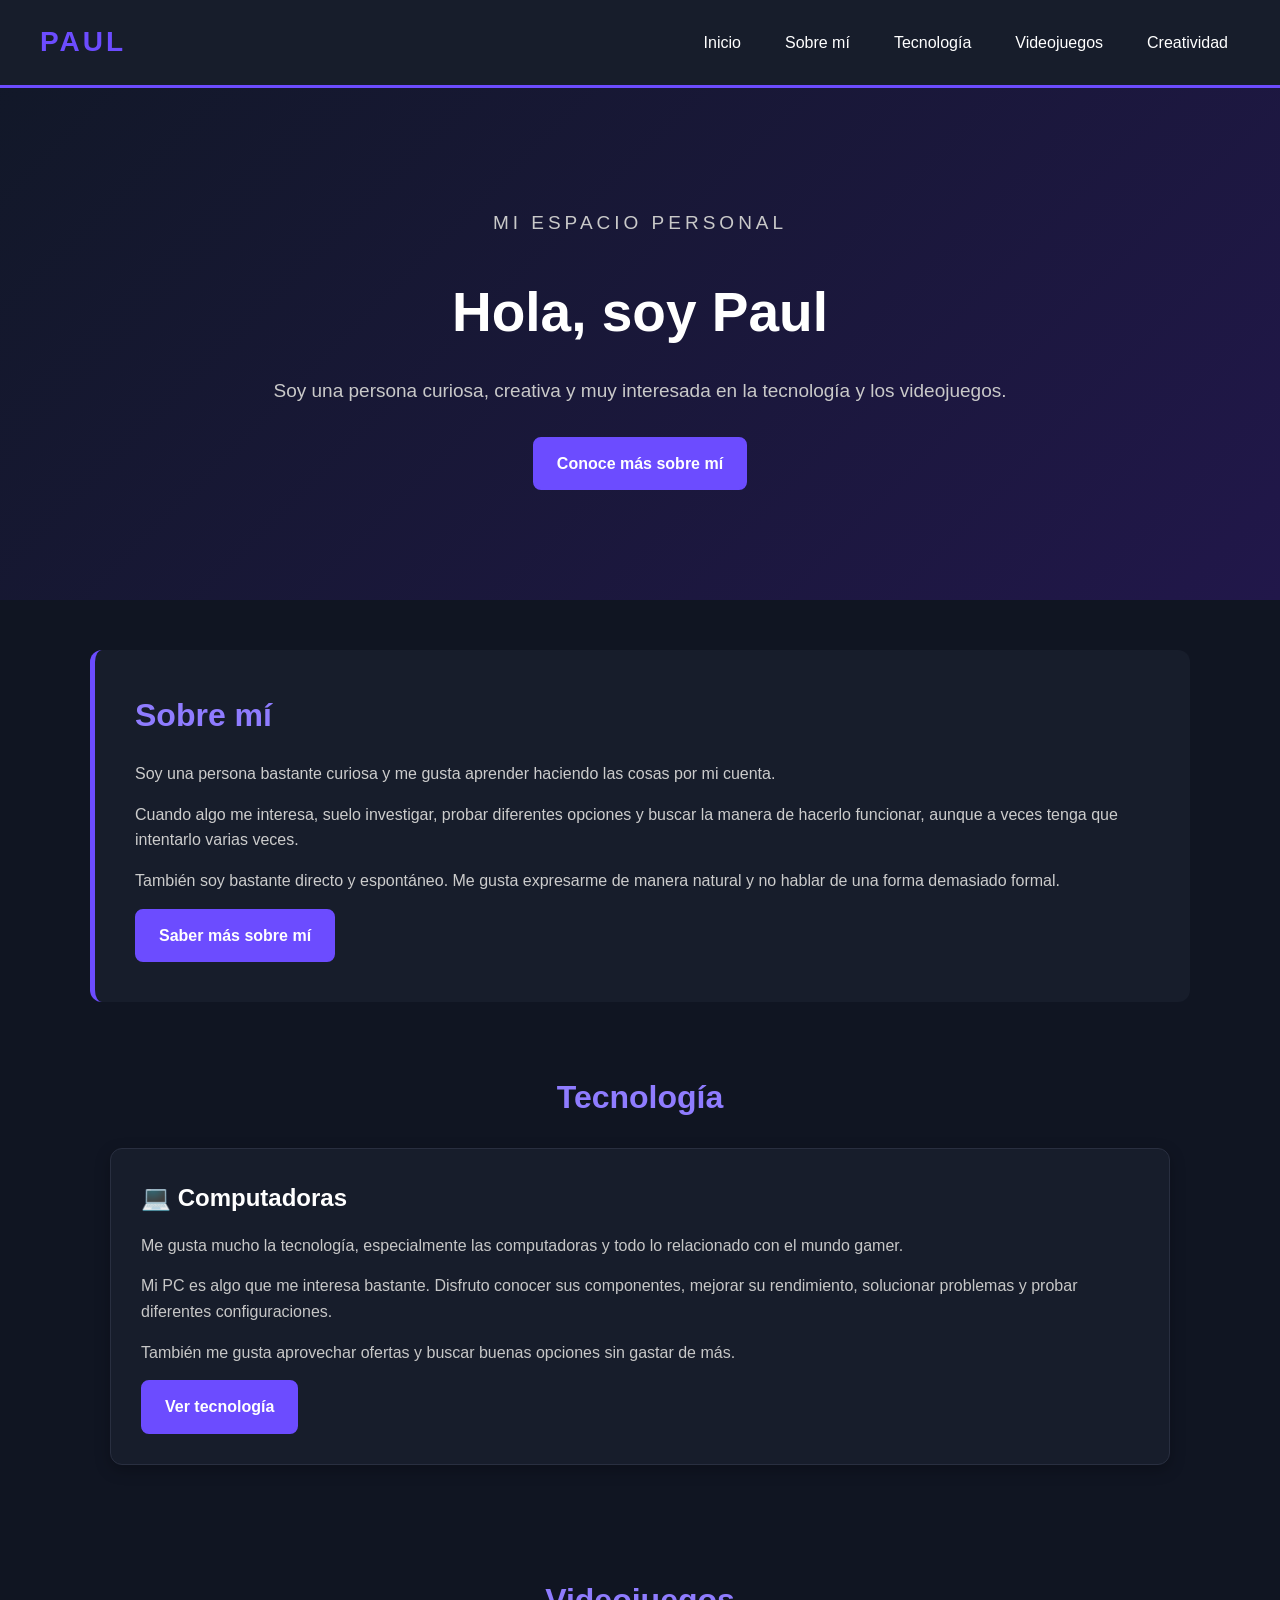
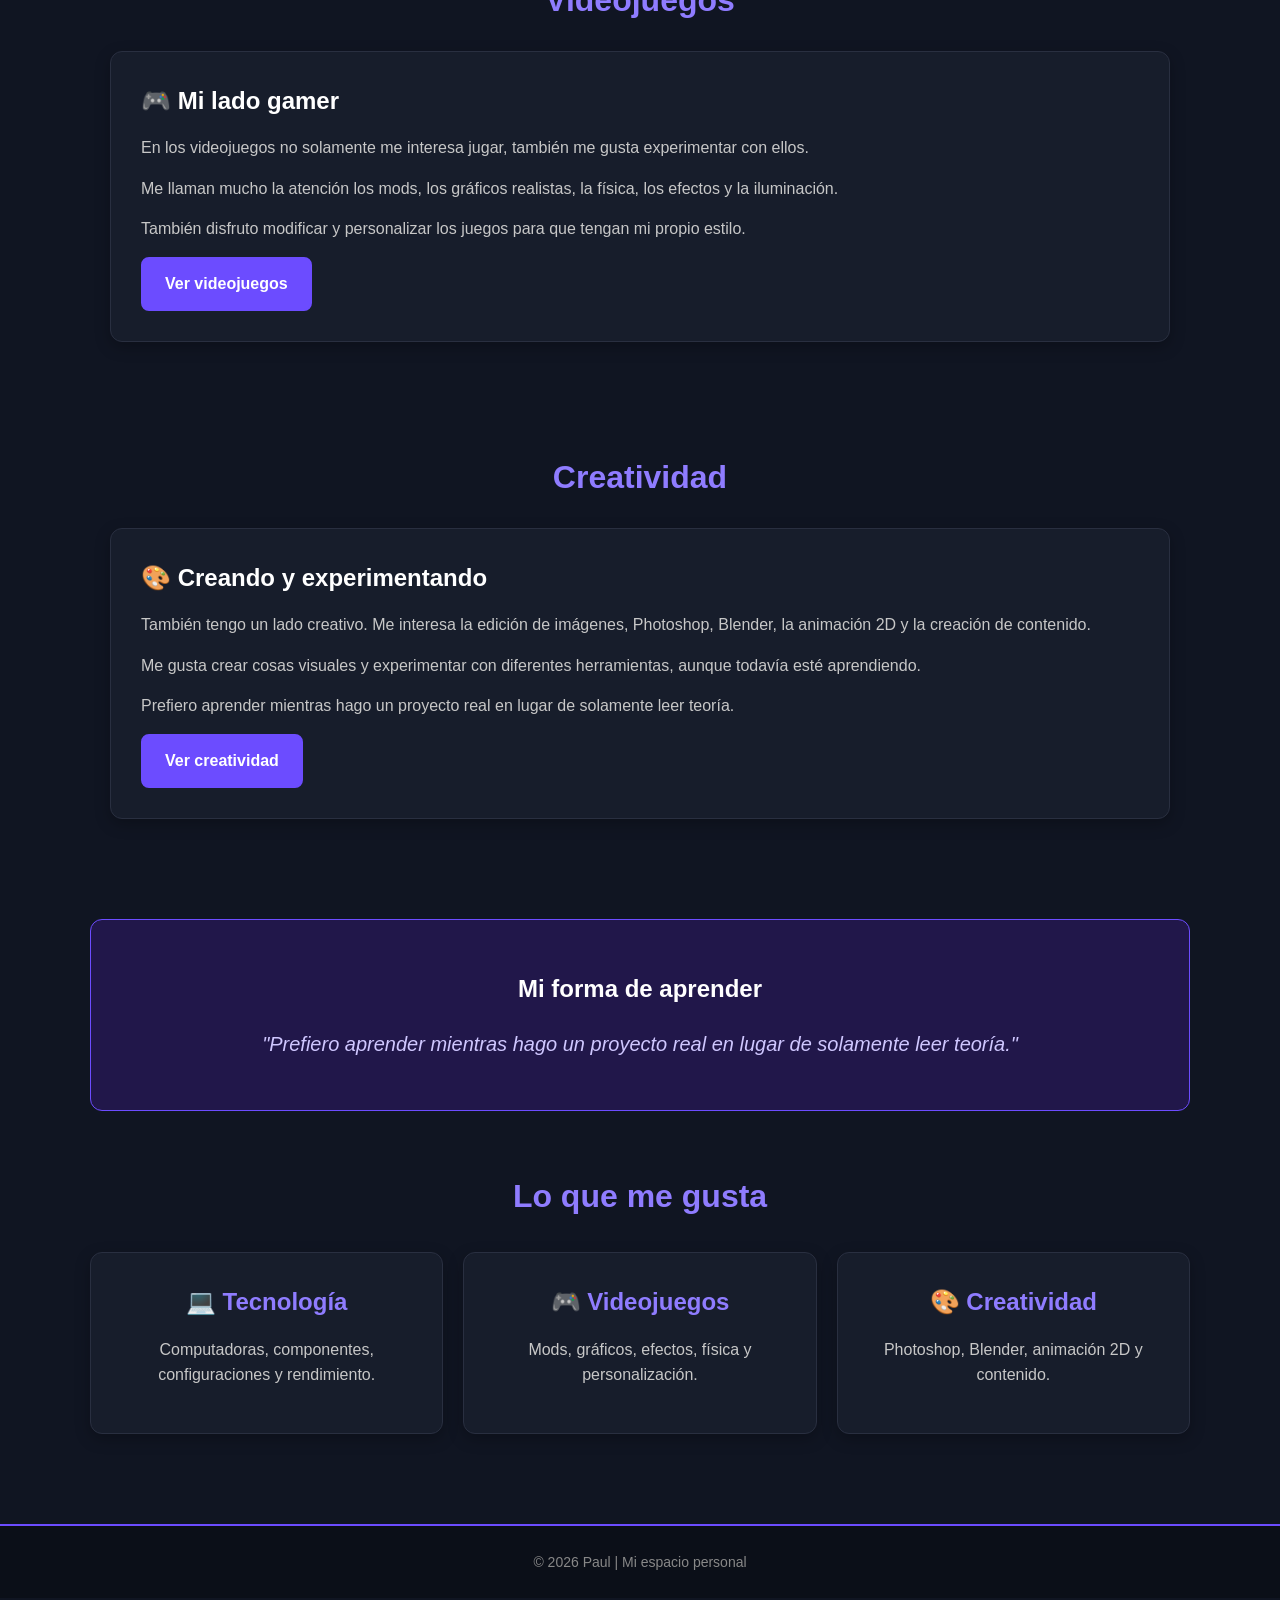
<file: index.html>
<!DOCTYPE html>
<html lang="es">

<head>
    <meta charset="UTF-8">
    <meta name="viewport" content="width=device-width, initial-scale=1.0">

    <title>Paul | Mi espacio personal</title>

    <link rel="stylesheet" href="CSS/miEstilo.css">
</head>

<body>

    <!-- ============================= -->
    <!-- MENÚ -->
    <!-- ============================= -->

    <header class="hero">

        <nav class="menu">

            <h1>PAUL</h1>

            <ul>
                <li>
                    <a href="index.html">Inicio</a>
                </li>

                <li>
                    <a href="sobre-mi.html">Sobre mí</a>
                </li>

                <li>
                    <a href="tecnologia.html">Tecnología</a>
                </li>

                <li>
                    <a href="videojuegos.html">Videojuegos</a>
                </li>

                <li>
                    <a href="creatividad.html">Creatividad</a>
                </li>
            </ul>

        </nav>


        <!-- ============================= -->
        <!-- PRESENTACIÓN -->
        <!-- ============================= -->

        <div class="hero-contenido">

            <p class="subtitulo">
                MI ESPACIO PERSONAL
            </p>

            <h2>
                Hola, soy Paul
            </h2>

            <p>
                Soy una persona curiosa, creativa y muy interesada
                en la tecnología y los videojuegos.
            </p>

            <a href="sobre-mi.html" class="boton">
                Conoce más sobre mí
            </a>

        </div>

    </header>



    <!-- ============================= -->
    <!-- SOBRE MÍ -->
    <!-- ============================= -->

    <main>

        <section class="introduccion" id="sobre-mi">

            <h2>
                Sobre mí
            </h2>

            <p>
                Soy una persona bastante curiosa y me gusta aprender
                haciendo las cosas por mi cuenta.
            </p>

            <p>
                Cuando algo me interesa, suelo investigar, probar
                diferentes opciones y buscar la manera de hacerlo
                funcionar, aunque a veces tenga que intentarlo
                varias veces.
            </p>

            <p>
                También soy bastante directo y espontáneo. Me gusta
                expresarme de manera natural y no hablar de una forma
                demasiado formal.
            </p>

            <a href="sobre-mi.html" class="boton">
                Saber más sobre mí
            </a>

        </section>



        <!-- ============================= -->
        <!-- TECNOLOGÍA -->
        <!-- ============================= -->

        <section class="seccion" id="tecnologia">

            <h2>
                Tecnología
            </h2>

            <div class="tarjeta">

                <h3>
                    💻 Computadoras
                </h3>

                <p>
                    Me gusta mucho la tecnología, especialmente las
                    computadoras y todo lo relacionado con el mundo
                    gamer.
                </p>

                <p>
                    Mi PC es algo que me interesa bastante. Disfruto
                    conocer sus componentes, mejorar su rendimiento,
                    solucionar problemas y probar diferentes
                    configuraciones.
                </p>

                <p>
                    También me gusta aprovechar ofertas y buscar
                    buenas opciones sin gastar de más.
                </p>

                <a href="tecnologia.html" class="boton">
                    Ver tecnología
                </a>

            </div>

        </section>



        <!-- ============================= -->
        <!-- VIDEOJUEGOS -->
        <!-- ============================= -->

        <section class="seccion" id="videojuegos">

            <h2>
                Videojuegos
            </h2>

            <div class="tarjeta">

                <h3>
                    🎮 Mi lado gamer
                </h3>

                <p>
                    En los videojuegos no solamente me interesa jugar,
                    también me gusta experimentar con ellos.
                </p>

                <p>
                    Me llaman mucho la atención los mods, los gráficos
                    realistas, la física, los efectos y la iluminación.
                </p>

                <p>
                    También disfruto modificar y personalizar los
                    juegos para que tengan mi propio estilo.
                </p>

                <a href="videojuegos.html" class="boton">
                    Ver videojuegos
                </a>

            </div>

        </section>



        <!-- ============================= -->
        <!-- CREATIVIDAD -->
        <!-- ============================= -->

        <section class="seccion" id="creatividad">

            <h2>
                Creatividad
            </h2>

            <div class="tarjeta">

                <h3>
                    🎨 Creando y experimentando
                </h3>

                <p>
                    También tengo un lado creativo. Me interesa la
                    edición de imágenes, Photoshop, Blender,
                    la animación 2D y la creación de contenido.
                </p>

                <p>
                    Me gusta crear cosas visuales y experimentar
                    con diferentes herramientas, aunque todavía
                    esté aprendiendo.
                </p>

                <p>
                    Prefiero aprender mientras hago un proyecto real
                    en lugar de solamente leer teoría.
                </p>

                <a href="creatividad.html" class="boton">
                    Ver creatividad
                </a>

            </div>

        </section>



        <!-- ============================= -->
        <!-- FORMA DE SER -->
        <!-- ============================= -->

        <section class="frase">

            <h2>
                Mi forma de aprender
            </h2>

            <p>
                "Prefiero aprender mientras hago un proyecto real
                en lugar de solamente leer teoría."
            </p>

        </section>



        <!-- ============================= -->
        <!-- INTERESES -->
        <!-- ============================= -->

        <section class="intereses">

            <h2>
                Lo que me gusta
            </h2>

            <div class="tarjetas">

                <article class="tarjeta">
                    <h3>💻 Tecnología</h3>

                    <p>
                        Computadoras, componentes,
                        configuraciones y rendimiento.
                    </p>
                </article>


                <article class="tarjeta">
                    <h3>🎮 Videojuegos</h3>

                    <p>
                        Mods, gráficos, efectos,
                        física y personalización.
                    </p>
                </article>


                <article class="tarjeta">
                    <h3>🎨 Creatividad</h3>

                    <p>
                        Photoshop, Blender,
                        animación 2D y contenido.
                    </p>
                </article>

            </div>

        </section>

    </main>



    <!-- ============================= -->
    <!-- PIE DE PÁGINA -->
    <!-- ============================= -->

    <footer>

        <p>
            © 2026 Paul | Mi espacio personal
        </p>

    </footer>

</body>

</html>
```
</file>
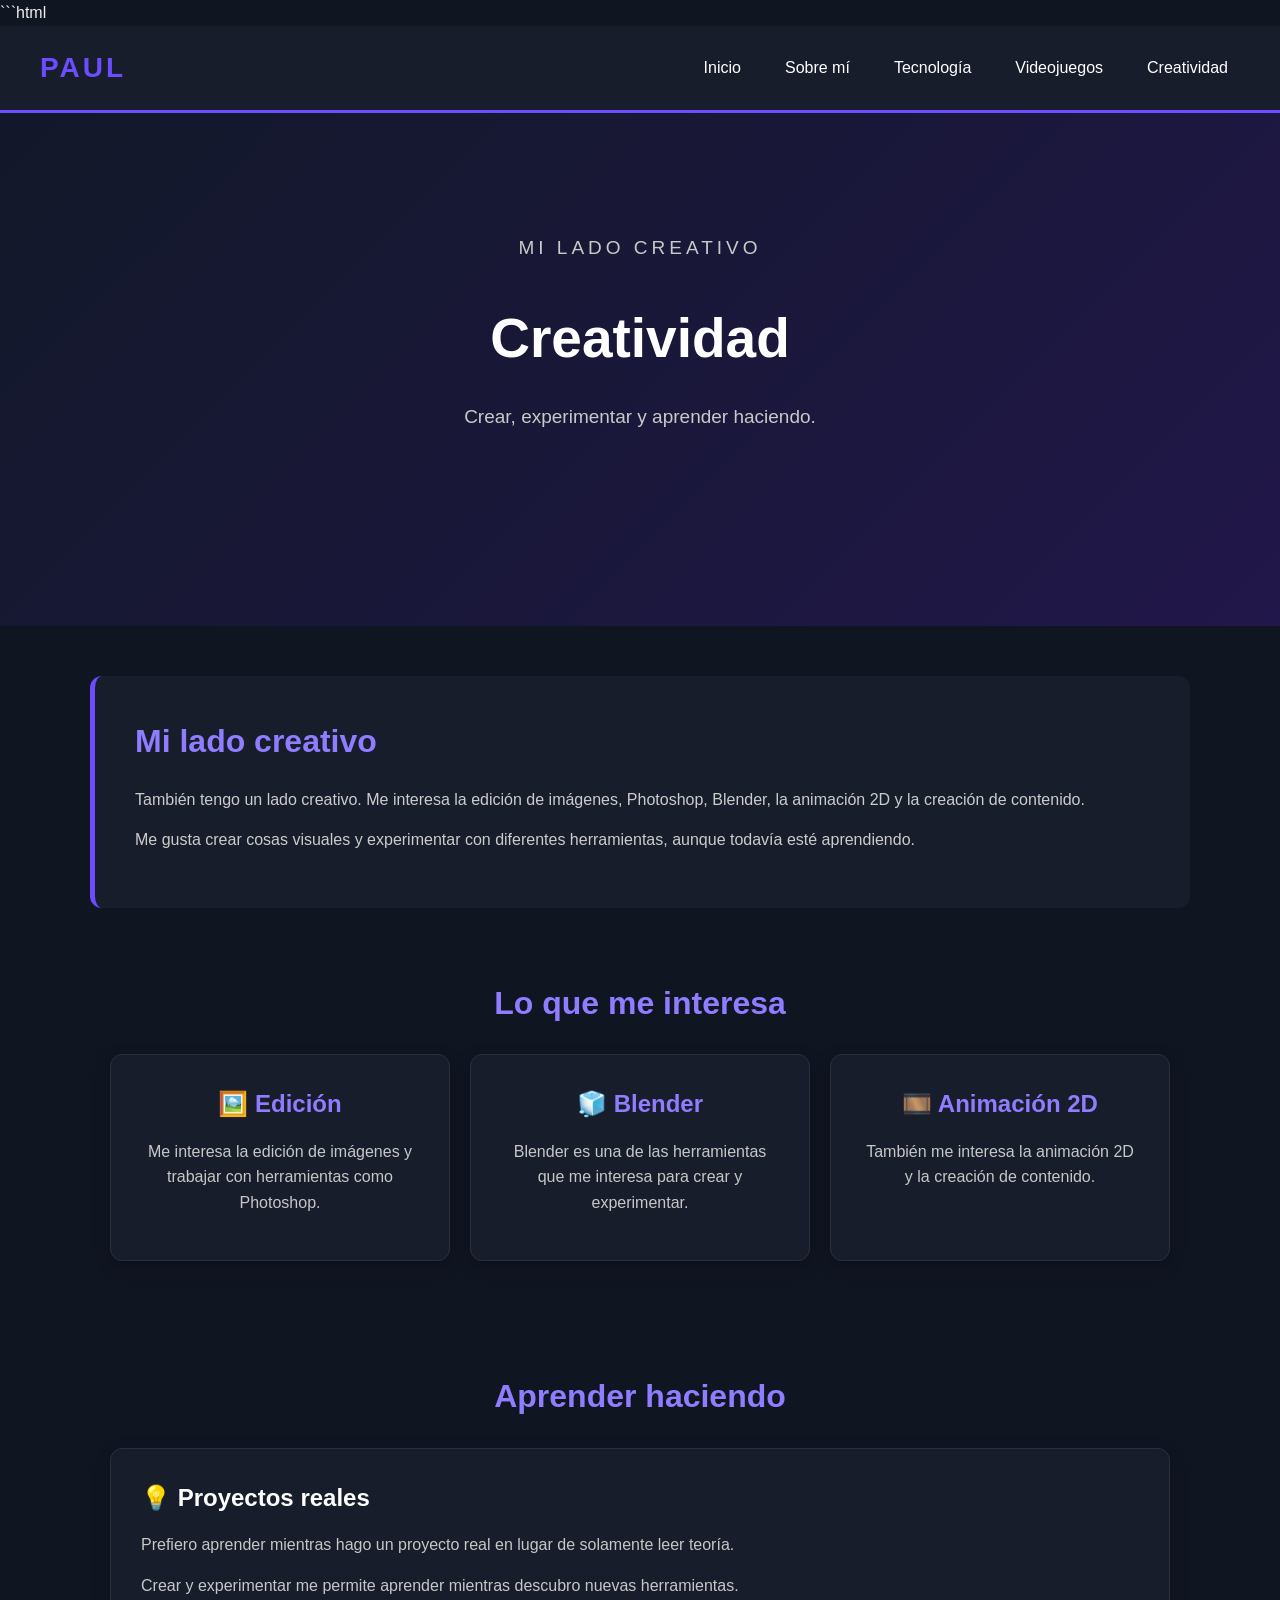
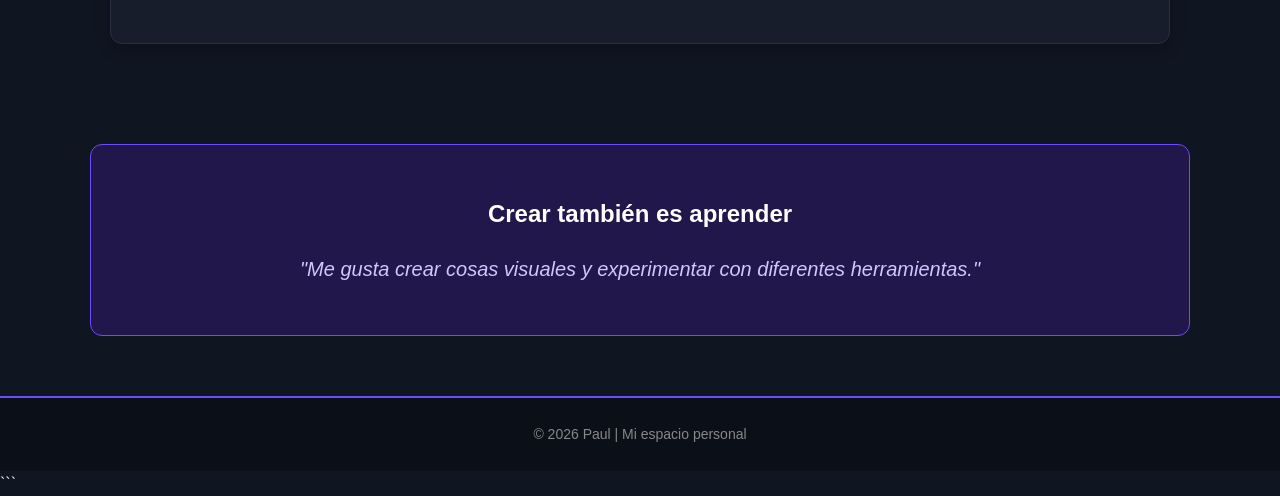
<file: creatividad.html>
```html
<!DOCTYPE html>
<html lang="es">

<head>
    <meta charset="UTF-8">
    <meta name="viewport" content="width=device-width, initial-scale=1.0">

    <title>Creatividad | Paul</title>

    <link rel="stylesheet" href="CSS/miEstilo.css">
</head>

<body>

    <header class="hero">

        <nav class="menu">

            <h1>PAUL</h1>

            <ul>
                <li><a href="index.html">Inicio</a></li>
                <li><a href="sobre-mi.html">Sobre mí</a></li>
                <li><a href="tecnologia.html">Tecnología</a></li>
                <li><a href="videojuegos.html">Videojuegos</a></li>
                <li><a href="creatividad.html">Creatividad</a></li>
            </ul>

        </nav>


        <div class="hero-contenido">

            <p class="subtitulo">MI LADO CREATIVO</p>

            <h2>Creatividad</h2>

            <p>
                Crear, experimentar y aprender haciendo.
            </p>

        </div>

    </header>


    <main>

        <section class="introduccion">

            <h2>Mi lado creativo</h2>

            <p>
                También tengo un lado creativo. Me interesa la edición
                de imágenes, Photoshop, Blender, la animación 2D
                y la creación de contenido.
            </p>

            <p>
                Me gusta crear cosas visuales y experimentar con
                diferentes herramientas, aunque todavía esté aprendiendo.
            </p>

        </section>


        <section class="seccion">

            <h2>Lo que me interesa</h2>

            <div class="tarjetas">

                <article class="tarjeta">

                    <h3>🖼️ Edición</h3>

                    <p>
                        Me interesa la edición de imágenes
                        y trabajar con herramientas como Photoshop.
                    </p>

                </article>


                <article class="tarjeta">

                    <h3>🧊 Blender</h3>

                    <p>
                        Blender es una de las herramientas que
                        me interesa para crear y experimentar.
                    </p>

                </article>


                <article class="tarjeta">

                    <h3>🎞️ Animación 2D</h3>

                    <p>
                        También me interesa la animación 2D
                        y la creación de contenido.
                    </p>

                </article>

            </div>

        </section>


        <section class="seccion">

            <h2>Aprender haciendo</h2>

            <div class="tarjeta">

                <h3>💡 Proyectos reales</h3>

                <p>
                    Prefiero aprender mientras hago un proyecto real
                    en lugar de solamente leer teoría.
                </p>

                <p>
                    Crear y experimentar me permite aprender
                    mientras descubro nuevas herramientas.
                </p>

            </div>

        </section>


        <section class="frase">

            <h2>Crear también es aprender</h2>

            <p>
                "Me gusta crear cosas visuales y experimentar
                con diferentes herramientas."
            </p>

        </section>

    </main>


    <footer>

        <p>
            © 2026 Paul | Mi espacio personal
        </p>

    </footer>

</body>

</html>
```
</file>
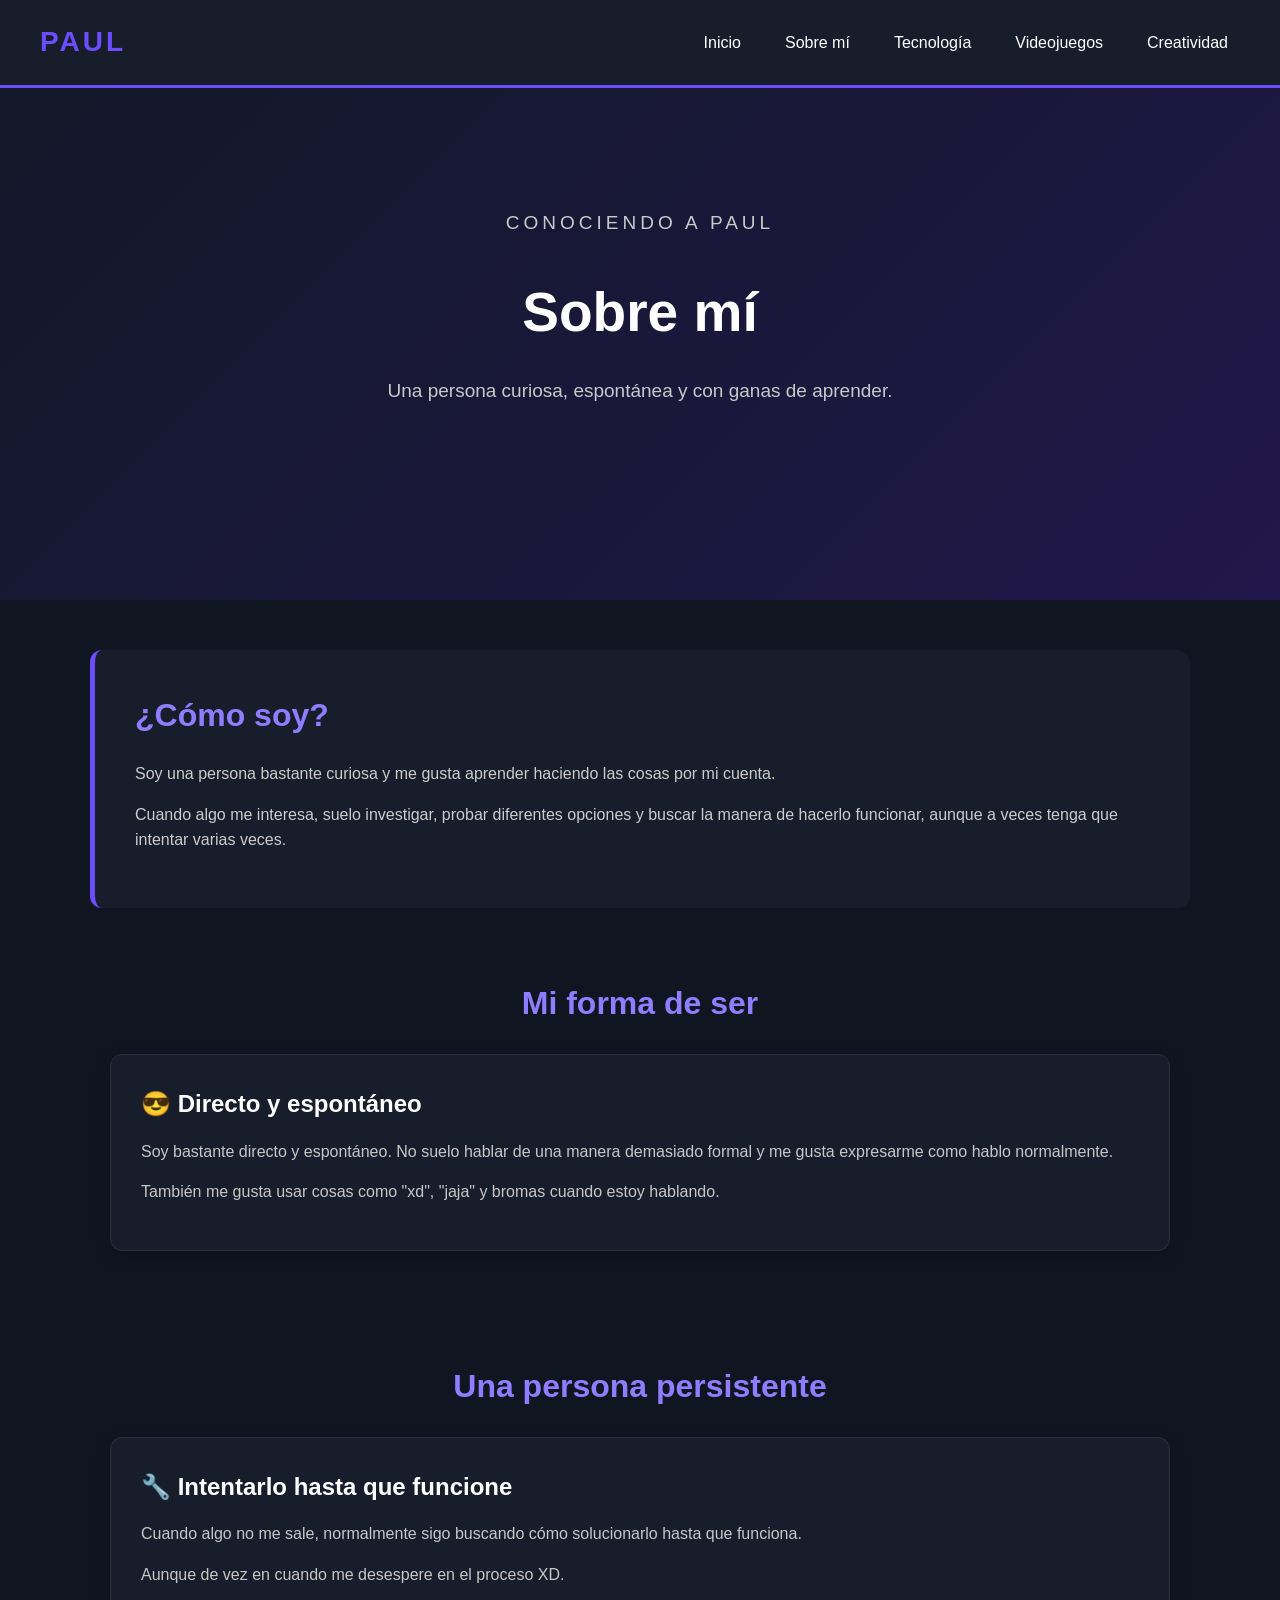
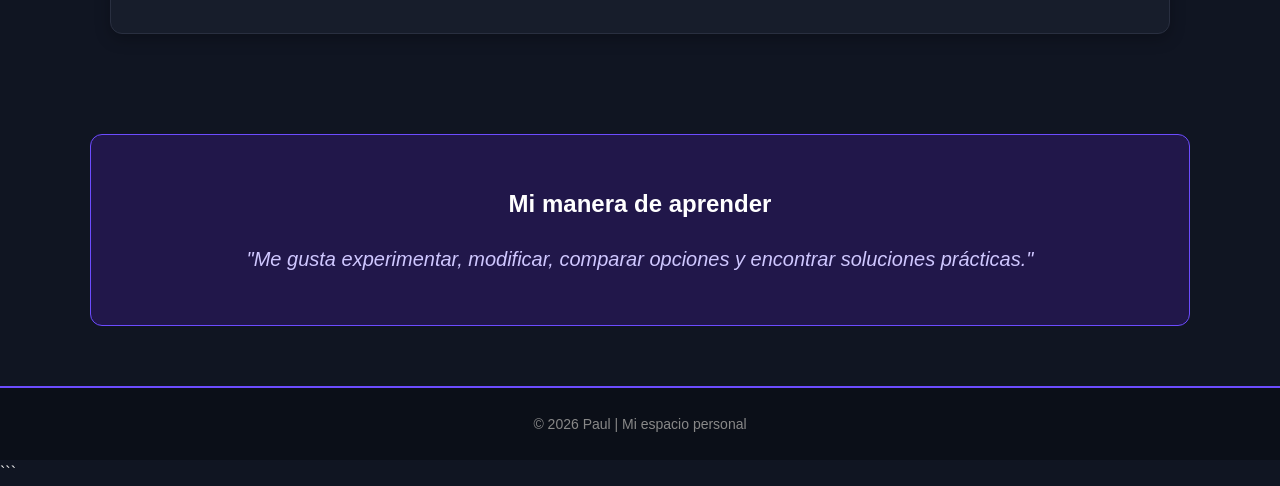
<file: sobre-mi.html>
<!DOCTYPE html>
<html lang="es">

<head>
    <meta charset="UTF-8">
    <meta name="viewport" content="width=device-width, initial-scale=1.0">

    <title>Sobre mí | Paul</title>

    <link rel="stylesheet" href="CSS/miEstilo.css">
</head>

<body>

    <header class="hero">

        <nav class="menu">

            <h1>PAUL</h1>

            <ul>
                <li><a href="index.html">Inicio</a></li>
                <li><a href="sobre-mi.html">Sobre mí</a></li>
                <li><a href="tecnologia.html">Tecnología</a></li>
                <li><a href="videojuegos.html">Videojuegos</a></li>
                <li><a href="creatividad.html">Creatividad</a></li>
            </ul>

        </nav>


        <div class="hero-contenido">

            <p class="subtitulo">CONOCIENDO A PAUL</p>

            <h2>Sobre mí</h2>

            <p>
                Una persona curiosa, espontánea y con ganas de aprender.
            </p>

        </div>

    </header>


    <main>

        <section class="introduccion">

            <h2>¿Cómo soy?</h2>

            <p>
                Soy una persona bastante curiosa y me gusta aprender
                haciendo las cosas por mi cuenta.
            </p>

            <p>
                Cuando algo me interesa, suelo investigar, probar
                diferentes opciones y buscar la manera de hacerlo
                funcionar, aunque a veces tenga que intentar varias veces.
            </p>

        </section>


        <section class="seccion">

            <h2>Mi forma de ser</h2>

            <div class="tarjeta">

                <h3>😎 Directo y espontáneo</h3>

                <p>
                    Soy bastante directo y espontáneo. No suelo hablar
                    de una manera demasiado formal y me gusta expresarme
                    como hablo normalmente.
                </p>

                <p>
                    También me gusta usar cosas como "xd", "jaja"
                    y bromas cuando estoy hablando.
                </p>

            </div>

        </section>


        <section class="seccion">

            <h2>Una persona persistente</h2>

            <div class="tarjeta">

                <h3>🔧 Intentarlo hasta que funcione</h3>

                <p>
                    Cuando algo no me sale, normalmente sigo buscando
                    cómo solucionarlo hasta que funciona.
                </p>

                <p>
                    Aunque de vez en cuando me desespere en el proceso XD.
                </p>

            </div>

        </section>


        <section class="frase">

            <h2>Mi manera de aprender</h2>

            <p>
                "Me gusta experimentar, modificar, comparar opciones
                y encontrar soluciones prácticas."
            </p>

        </section>

    </main>


    <footer>

        <p>
            © 2026 Paul | Mi espacio personal
        </p>

    </footer>

</body>

</html>
```
</file>
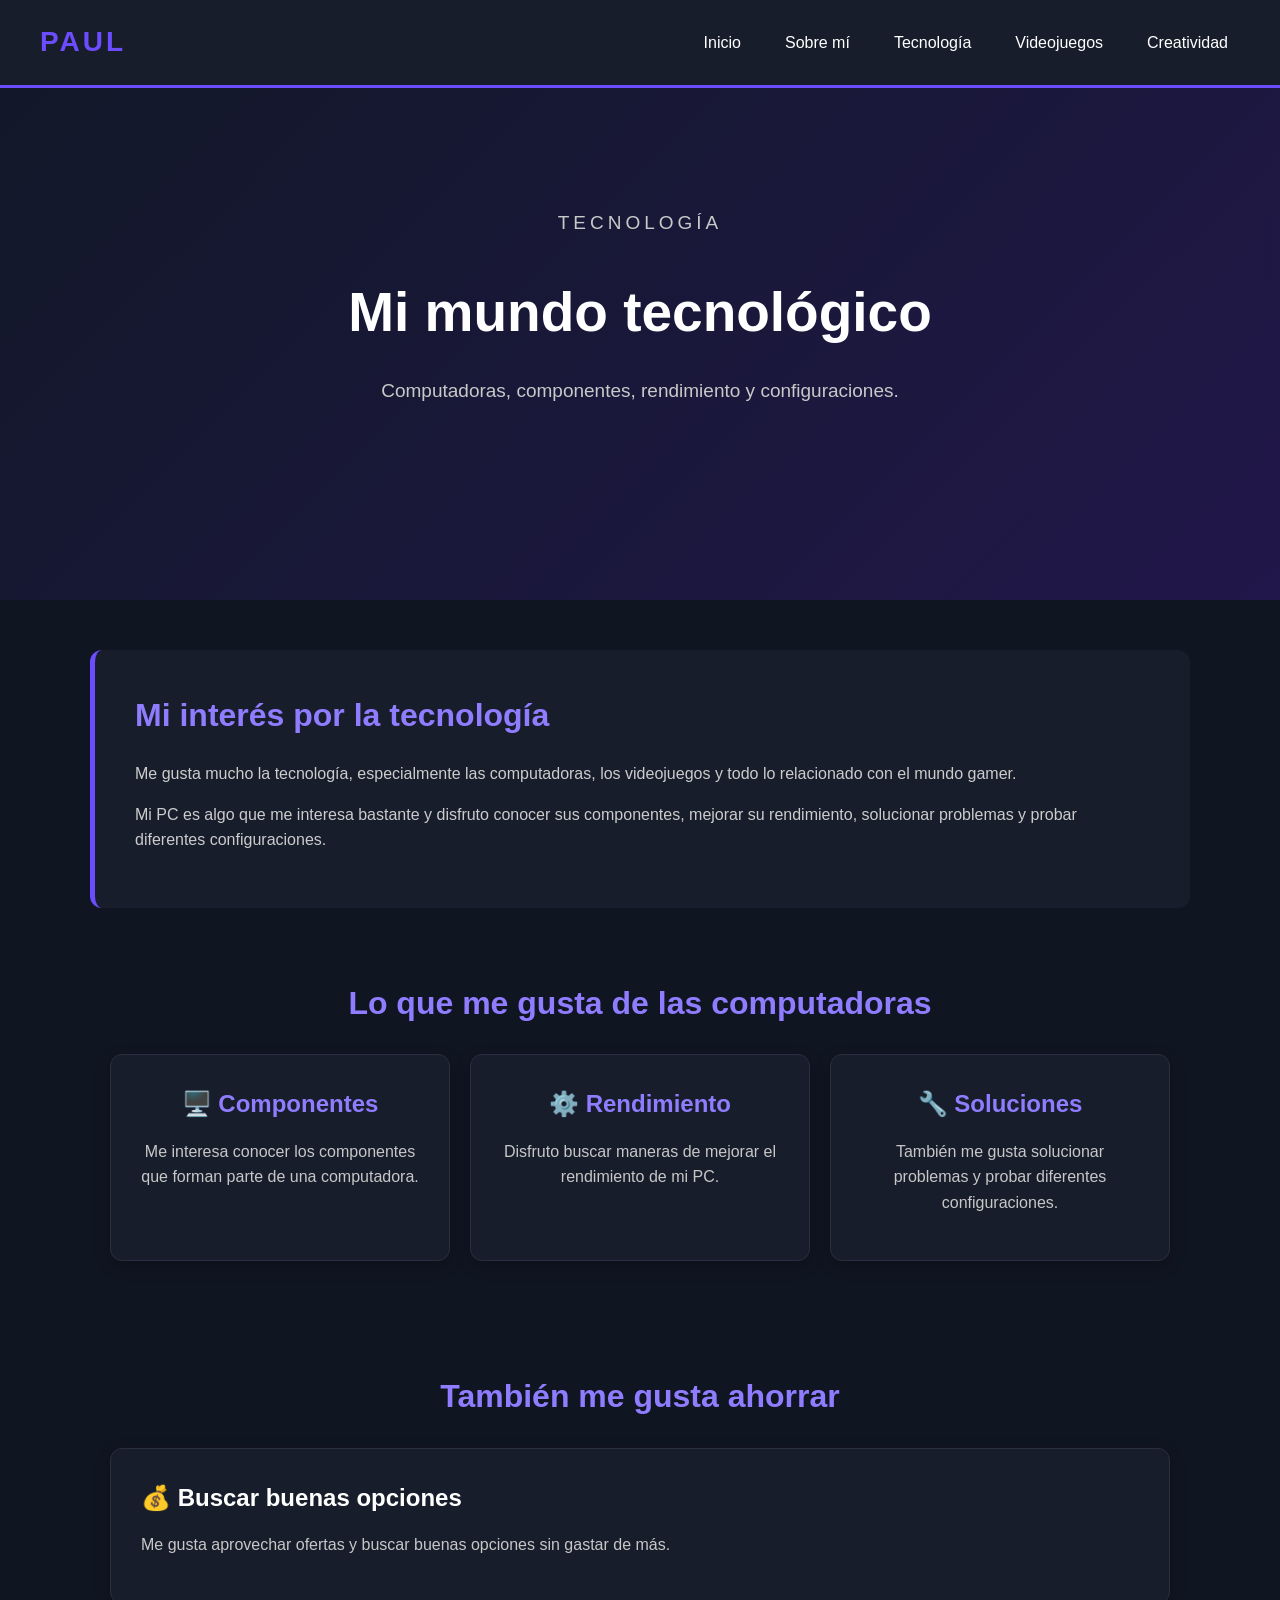
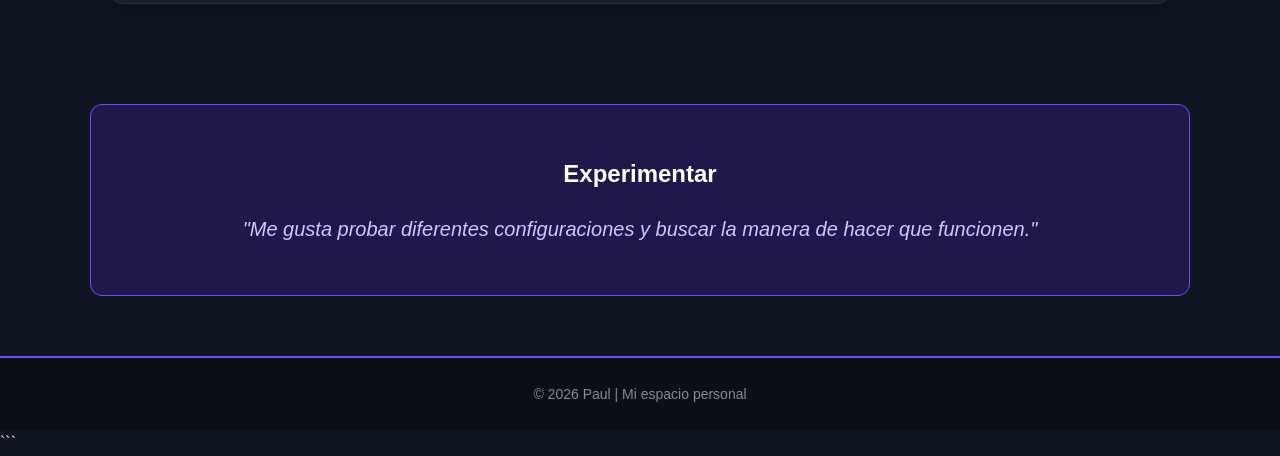
<file: tecnologia.html>
<!DOCTYPE html>
<html lang="es">

<head>
    <meta charset="UTF-8">
    <meta name="viewport" content="width=device-width, initial-scale=1.0">

    <title>Tecnología | Paul</title>

    <link rel="stylesheet" href="CSS/miEstilo.css">
</head>

<body>

    <header class="hero">

        <nav class="menu">

            <h1>PAUL</h1>

            <ul>
                <li><a href="index.html">Inicio</a></li>
                <li><a href="sobre-mi.html">Sobre mí</a></li>
                <li><a href="tecnologia.html">Tecnología</a></li>
                <li><a href="videojuegos.html">Videojuegos</a></li>
                <li><a href="creatividad.html">Creatividad</a></li>
            </ul>

        </nav>


        <div class="hero-contenido">

            <p class="subtitulo">TECNOLOGÍA</p>

            <h2>Mi mundo tecnológico</h2>

            <p>
                Computadoras, componentes, rendimiento
                y configuraciones.
            </p>

        </div>

    </header>


    <main>

        <section class="introduccion">

            <h2>Mi interés por la tecnología</h2>

            <p>
                Me gusta mucho la tecnología, especialmente las
                computadoras, los videojuegos y todo lo relacionado
                con el mundo gamer.
            </p>

            <p>
                Mi PC es algo que me interesa bastante y disfruto
                conocer sus componentes, mejorar su rendimiento,
                solucionar problemas y probar diferentes configuraciones.
            </p>

        </section>


        <section class="seccion">

            <h2>Lo que me gusta de las computadoras</h2>

            <div class="tarjetas">

                <article class="tarjeta">

                    <h3>🖥️ Componentes</h3>

                    <p>
                        Me interesa conocer los componentes
                        que forman parte de una computadora.
                    </p>

                </article>


                <article class="tarjeta">

                    <h3>⚙️ Rendimiento</h3>

                    <p>
                        Disfruto buscar maneras de mejorar
                        el rendimiento de mi PC.
                    </p>

                </article>


                <article class="tarjeta">

                    <h3>🔧 Soluciones</h3>

                    <p>
                        También me gusta solucionar problemas
                        y probar diferentes configuraciones.
                    </p>

                </article>

            </div>

        </section>


        <section class="seccion">

            <h2>También me gusta ahorrar</h2>

            <div class="tarjeta">

                <h3>💰 Buscar buenas opciones</h3>

                <p>
                    Me gusta aprovechar ofertas y buscar buenas
                    opciones sin gastar de más.
                </p>

            </div>

        </section>


        <section class="frase">

            <h2>Experimentar</h2>

            <p>
                "Me gusta probar diferentes configuraciones
                y buscar la manera de hacer que funcionen."
            </p>

        </section>

    </main>


    <footer>

        <p>
            © 2026 Paul | Mi espacio personal
        </p>

    </footer>

</body>

</html>
```
</file>
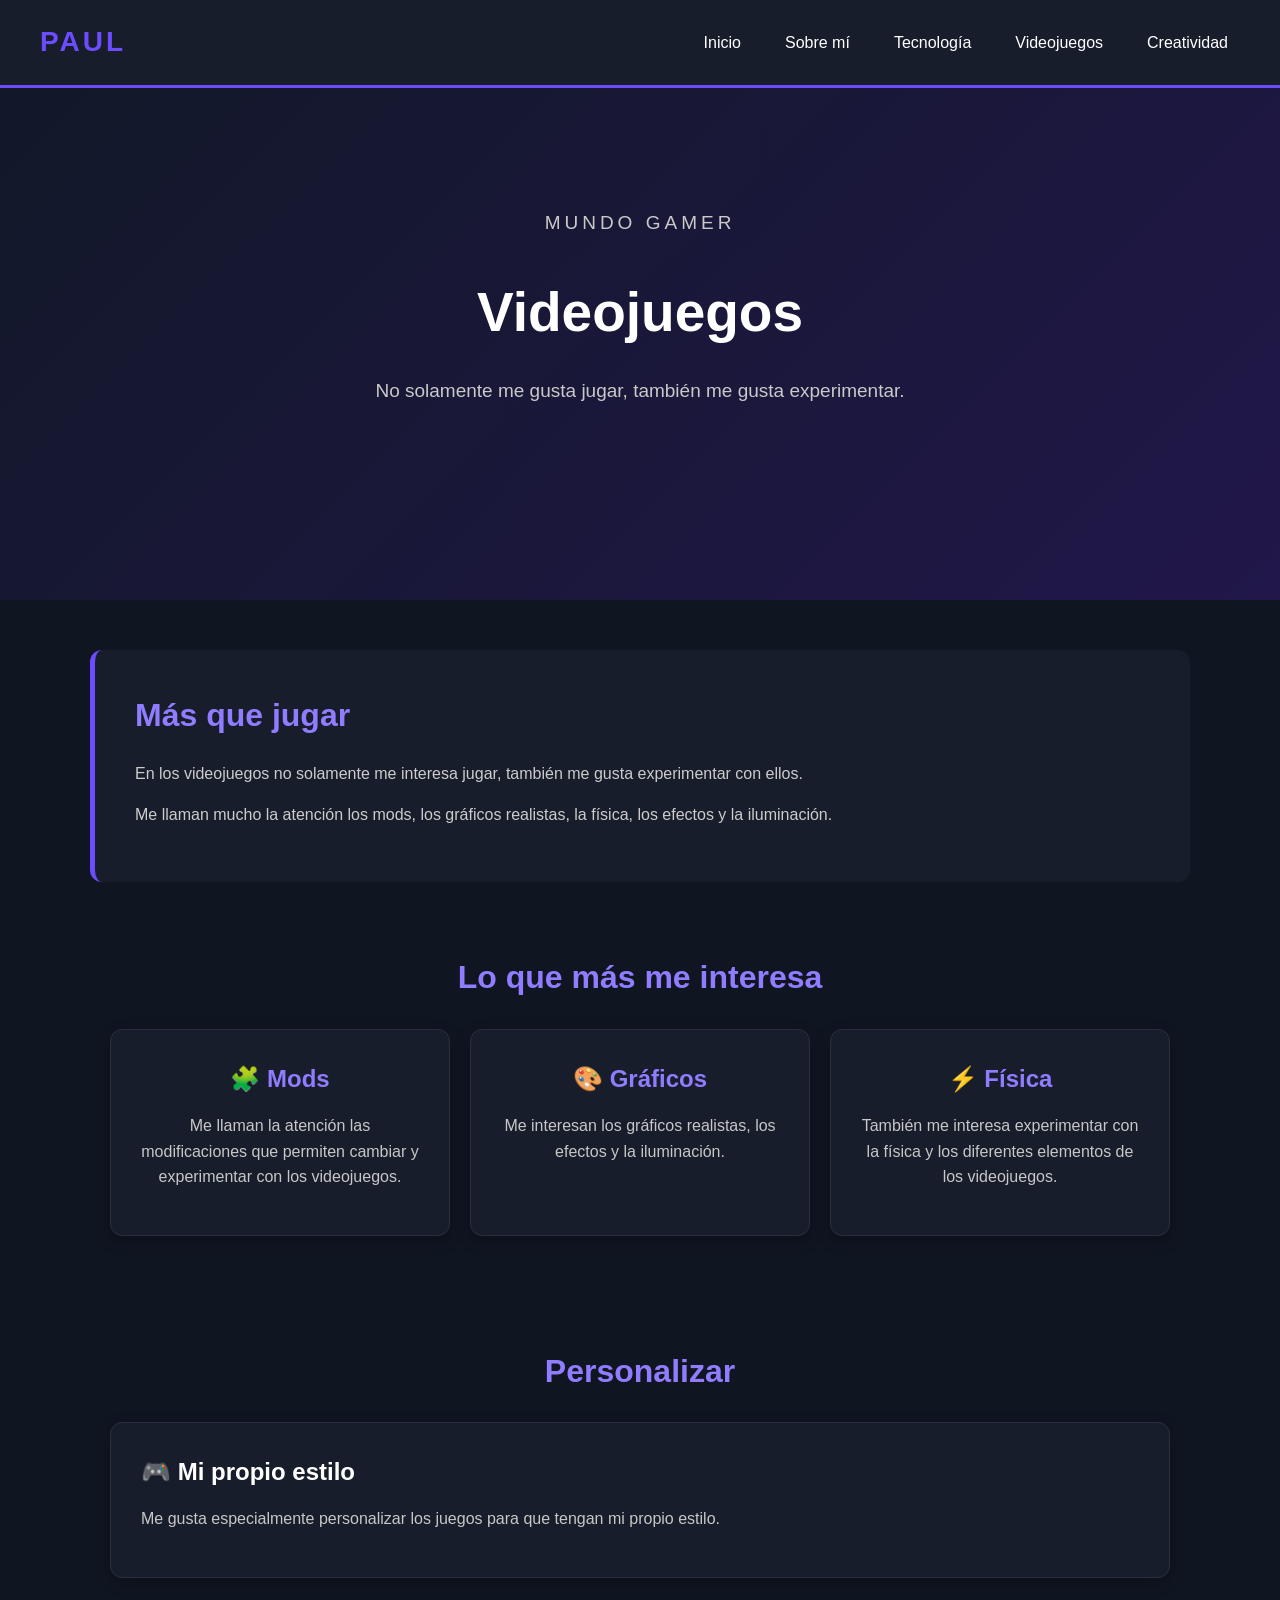
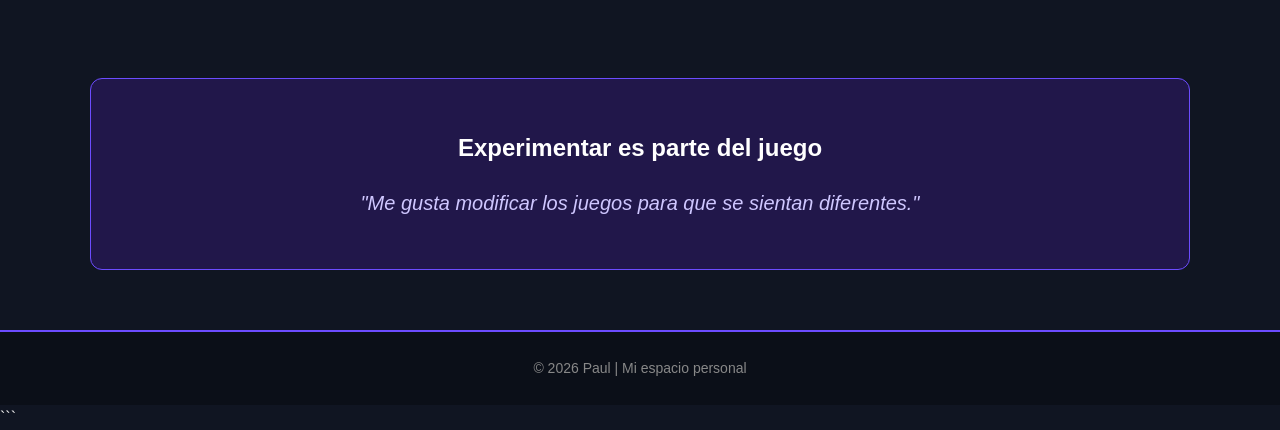
<file: videojuegos.html>
<!DOCTYPE html>
<html lang="es">

<head>
    <meta charset="UTF-8">
    <meta name="viewport" content="width=device-width, initial-scale=1.0">

    <title>Videojuegos | Paul</title>

    <link rel="stylesheet" href="CSS/miEstilo.css">
</head>

<body>

    <header class="hero">

        <nav class="menu">

            <h1>PAUL</h1>

            <ul>
                <li><a href="index.html">Inicio</a></li>
                <li><a href="sobre-mi.html">Sobre mí</a></li>
                <li><a href="tecnologia.html">Tecnología</a></li>
                <li><a href="videojuegos.html">Videojuegos</a></li>
                <li><a href="creatividad.html">Creatividad</a></li>
            </ul>

        </nav>


        <div class="hero-contenido">

            <p class="subtitulo">MUNDO GAMER</p>

            <h2>Videojuegos</h2>

            <p>
                No solamente me gusta jugar,
                también me gusta experimentar.
            </p>

        </div>

    </header>


    <main>

        <section class="introduccion">

            <h2>Más que jugar</h2>

            <p>
                En los videojuegos no solamente me interesa jugar,
                también me gusta experimentar con ellos.
            </p>

            <p>
                Me llaman mucho la atención los mods, los gráficos
                realistas, la física, los efectos y la iluminación.
            </p>

        </section>


        <section class="seccion">

            <h2>Lo que más me interesa</h2>

            <div class="tarjetas">

                <article class="tarjeta">

                    <h3>🧩 Mods</h3>

                    <p>
                        Me llaman la atención las modificaciones
                        que permiten cambiar y experimentar
                        con los videojuegos.
                    </p>

                </article>


                <article class="tarjeta">

                    <h3>🎨 Gráficos</h3>

                    <p>
                        Me interesan los gráficos realistas,
                        los efectos y la iluminación.
                    </p>

                </article>


                <article class="tarjeta">

                    <h3>⚡ Física</h3>

                    <p>
                        También me interesa experimentar con
                        la física y los diferentes elementos
                        de los videojuegos.
                    </p>

                </article>

            </div>

        </section>


        <section class="seccion">

            <h2>Personalizar</h2>

            <div class="tarjeta">

                <h3>🎮 Mi propio estilo</h3>

                <p>
                    Me gusta especialmente personalizar los juegos
                    para que tengan mi propio estilo.
                </p>

            </div>

        </section>


        <section class="frase">

            <h2>Experimentar es parte del juego</h2>

            <p>
                "Me gusta modificar los juegos para que
                se sientan diferentes."
            </p>

        </section>

    </main>


    <footer>

        <p>
            © 2026 Paul | Mi espacio personal
        </p>

    </footer>

</body>

</html>
```
</file>
<file: CSS/miEstilo.css>
* {
    margin: 0;
    padding: 0;
    box-sizing: border-box;
}

body {
    font-family: Arial, Helvetica, sans-serif;
    background-color: #101522;
    color: #eeeeee;
    line-height: 1.6;
}


/* =========================================
   MENÚ
   ========================================= */

.menu {
    background-color: #171d2b;
    padding: 20px 40px;

    display: flex;
    justify-content: space-between;
    align-items: center;

    border-bottom: 3px solid #6c4cff;
}

.menu h1 {
    color: #6c4cff;
    font-size: 28px;
    letter-spacing: 3px;
}

.menu ul {
    list-style: none;

    display: flex;
    gap: 20px;
}

.menu ul li a {
    text-decoration: none;
    color: white;
    font-size: 16px;

    padding: 8px 12px;
    border-radius: 6px;
}

.menu ul li a:hover {
    background-color: #6c4cff;
    color: white;
}


/* =========================================
   HERO / PRESENTACIÓN
   ========================================= */

.hero {
    min-height: 600px;

    background: linear-gradient(
        135deg,
        #111827,
        #21174a
    );

    text-align: center;
}

.hero-contenido {
    max-width: 800px;
    margin: auto;

    padding: 120px 20px 100px;
}

.subtitulo {
    color: #8f7cff;
    font-size: 15px;
    letter-spacing: 4px;

    margin-bottom: 15px;
}

.hero-contenido h2 {
    font-size: 55px;
    margin-bottom: 20px;

    color: white;
}

.hero-contenido p {
    font-size: 19px;
    color: #c9c9c9;

    margin-bottom: 30px;
}


/* =========================================
   BOTONES
   ========================================= */

.boton {
    display: inline-block;

    background-color: #6c4cff;
    color: white;

    text-decoration: none;

    padding: 12px 22px;

    border-radius: 8px;

    font-weight: bold;

    border: 2px solid #6c4cff;
}

.boton:hover {
    background-color: transparent;
    color: #8f7cff;
}


/* =========================================
   CONTENIDO PRINCIPAL
   ========================================= */

main {
    width: 90%;
    max-width: 1100px;

    margin: auto;
}


/* =========================================
   INTRODUCCIÓN / SOBRE MÍ
   ========================================= */

.introduccion {
    background-color: #171d2b;

    margin-top: 50px;
    margin-bottom: 50px;

    padding: 40px;

    border-radius: 12px;

    border-left: 5px solid #6c4cff;
}

.introduccion h2 {
    color: #8f7cff;
    margin-bottom: 20px;

    font-size: 32px;
}

.introduccion p {
    color: #cccccc;
    margin-bottom: 15px;
}


/* =========================================
   SECCIONES
   ========================================= */

.seccion {
    margin-bottom: 50px;

    padding: 20px;
}

.seccion > h2 {
    text-align: center;

    font-size: 32px;

    color: #8f7cff;

    margin-bottom: 25px;
}


/* =========================================
   TARJETAS
   ========================================= */

.tarjeta {
    background-color: #171d2b;

    padding: 30px;

    border-radius: 12px;

    border: 1px solid #292f40;

    margin-bottom: 20px;

    box-shadow: 0 5px 15px rgba(0, 0, 0, 0.25);
}

.tarjeta:hover {
    border-color: #6c4cff;
}

.tarjeta h3 {
    color: #ffffff;

    font-size: 24px;

    margin-bottom: 15px;
}

.tarjeta p {
    color: #c7c7c7;

    margin-bottom: 15px;
}


/* =========================================
   FRASE
   ========================================= */

.frase {
    background-color: #21174a;

    text-align: center;

    padding: 50px 30px;

    margin: 60px 0;

    border-radius: 12px;

    border: 1px solid #6c4cff;
}

.frase h2 {
    color: white;

    margin-bottom: 20px;
}

.frase p {
    color: #cfc7ff;

    font-size: 20px;

    font-style: italic;
}


/* =========================================
   INTERESES
   ========================================= */

.intereses {
    margin-bottom: 70px;
}

.intereses h2 {
    text-align: center;

    font-size: 32px;

    color: #8f7cff;

    margin-bottom: 30px;
}

.tarjetas {
    display: flex;

    gap: 20px;
}

.tarjetas .tarjeta {
    flex: 1;

    text-align: center;
}

.tarjetas .tarjeta h3 {
    color: #8f7cff;
}


/* =========================================
   PIE DE PÁGINA
   ========================================= */

footer {
    background-color: #0b0f18;

    text-align: center;

    padding: 25px;

    border-top: 2px solid #6c4cff;
}

footer p {
    color: #888888;

    font-size: 14px;
}


/* =========================================
   ADAPTACIÓN PARA CELULAR
   ========================================= */

@media (max-width: 700px) {

    .menu {
        flex-direction: column;

        gap: 20px;

        padding: 20px;
    }

    .menu ul {
        flex-direction: column;

        text-align: center;

        gap: 8px;
    }

    .hero-contenido {
        padding: 80px 20px;
    }

    .hero-contenido h2 {
        font-size: 40px;
    }

    .tarjetas {
        flex-direction: column;
    }

    .introduccion {
        padding: 25px;
    }

}
</file>
